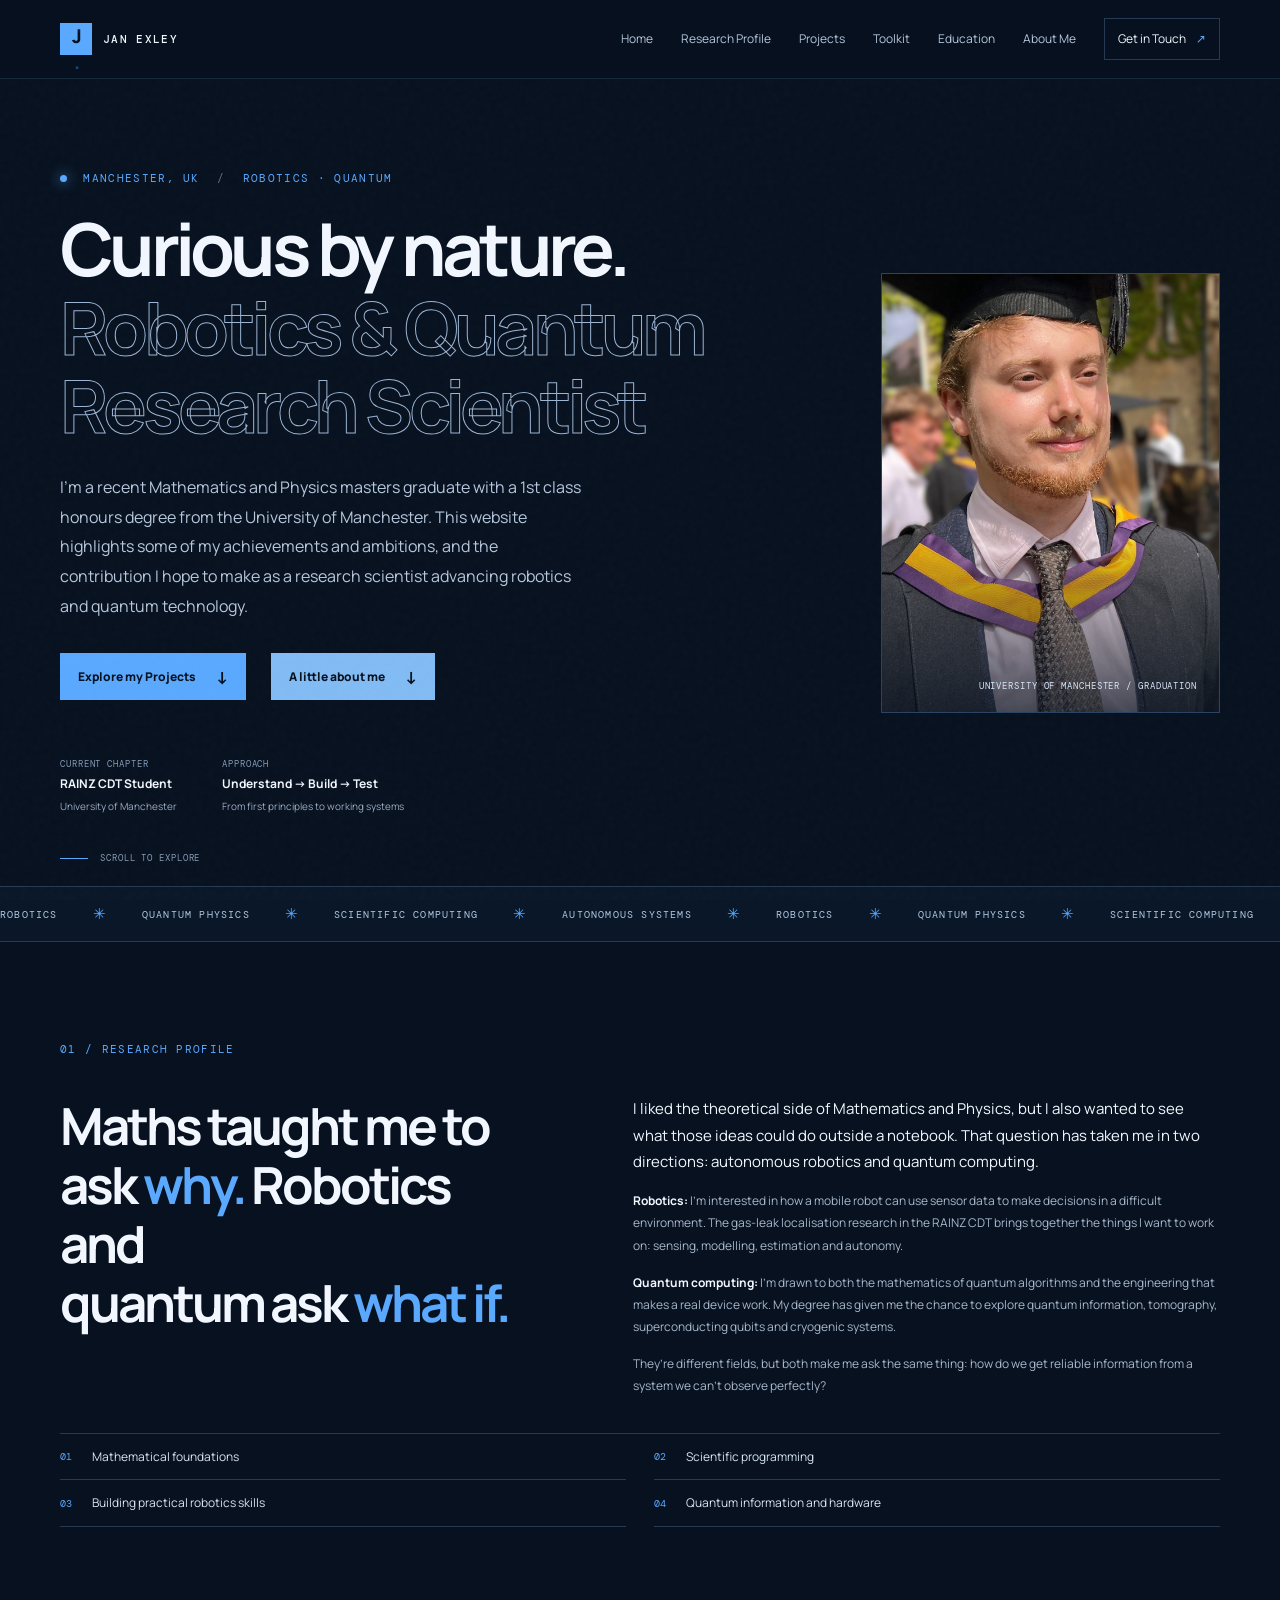
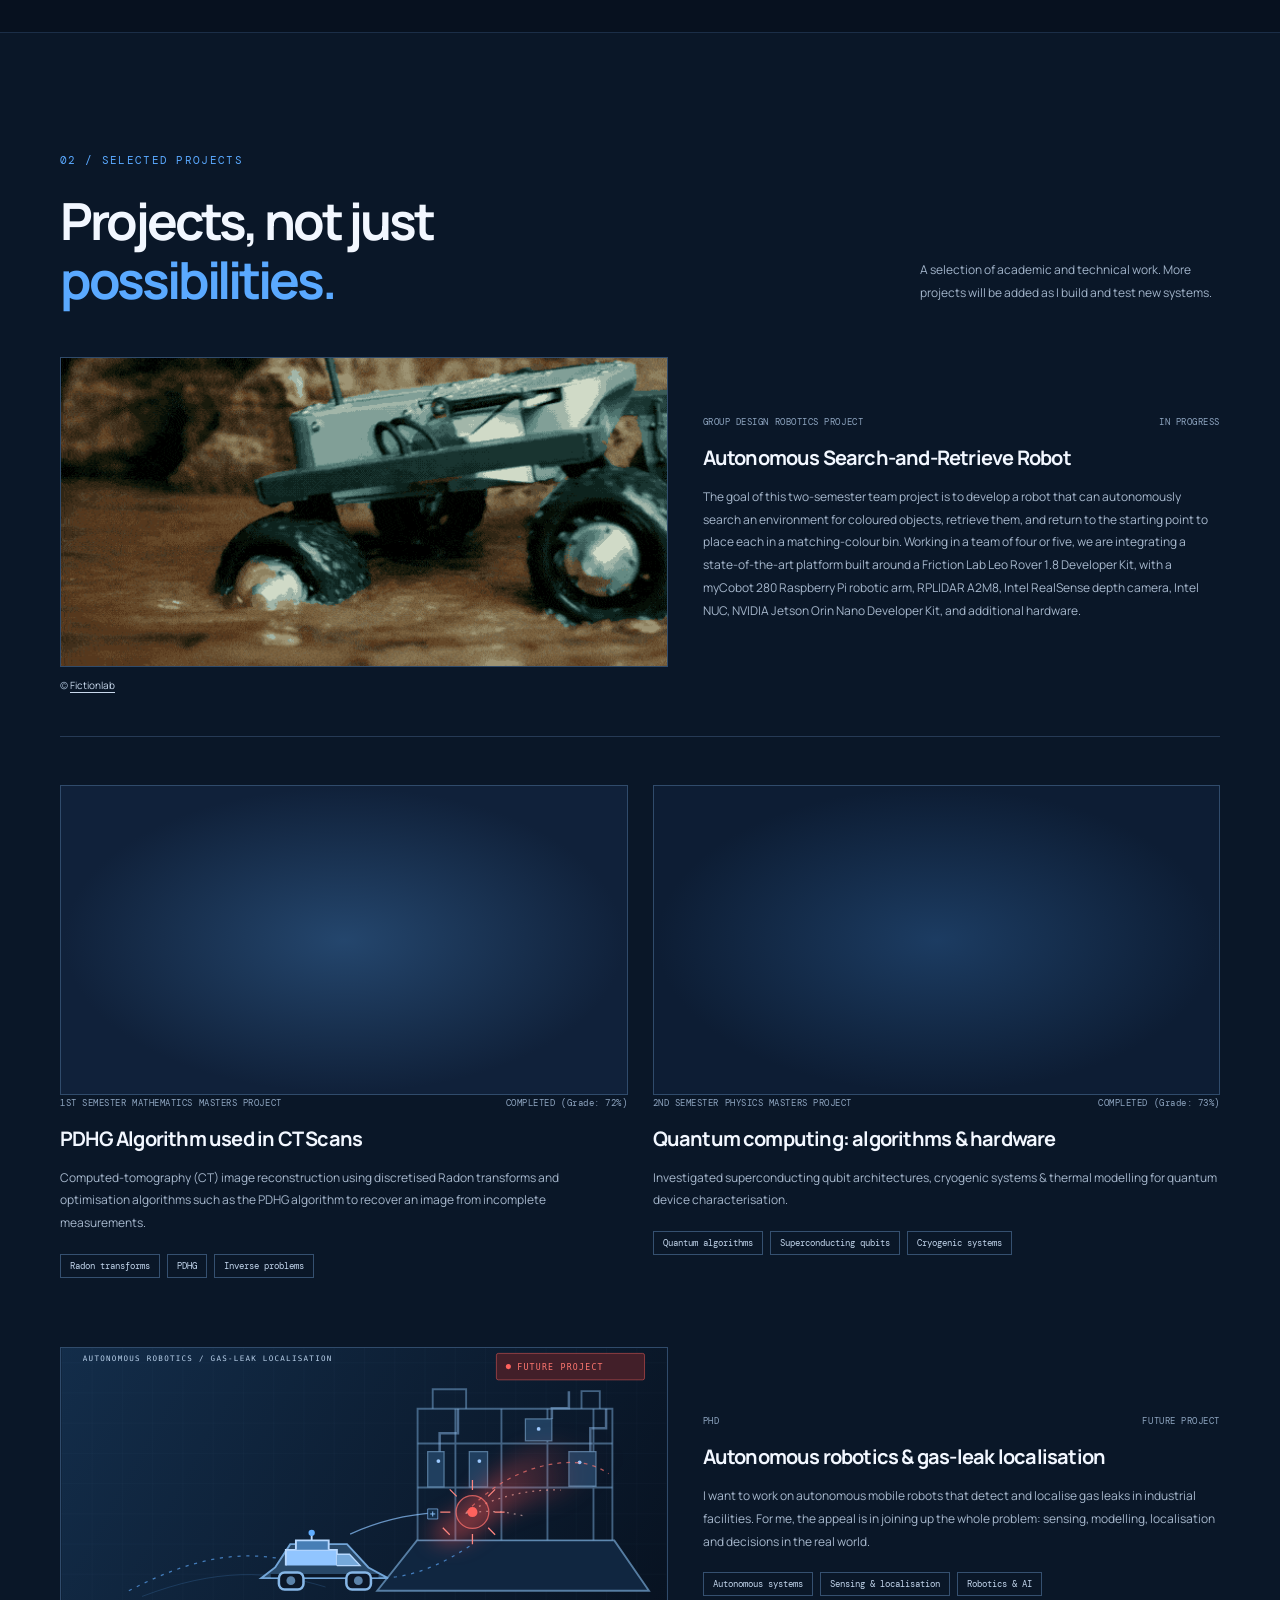
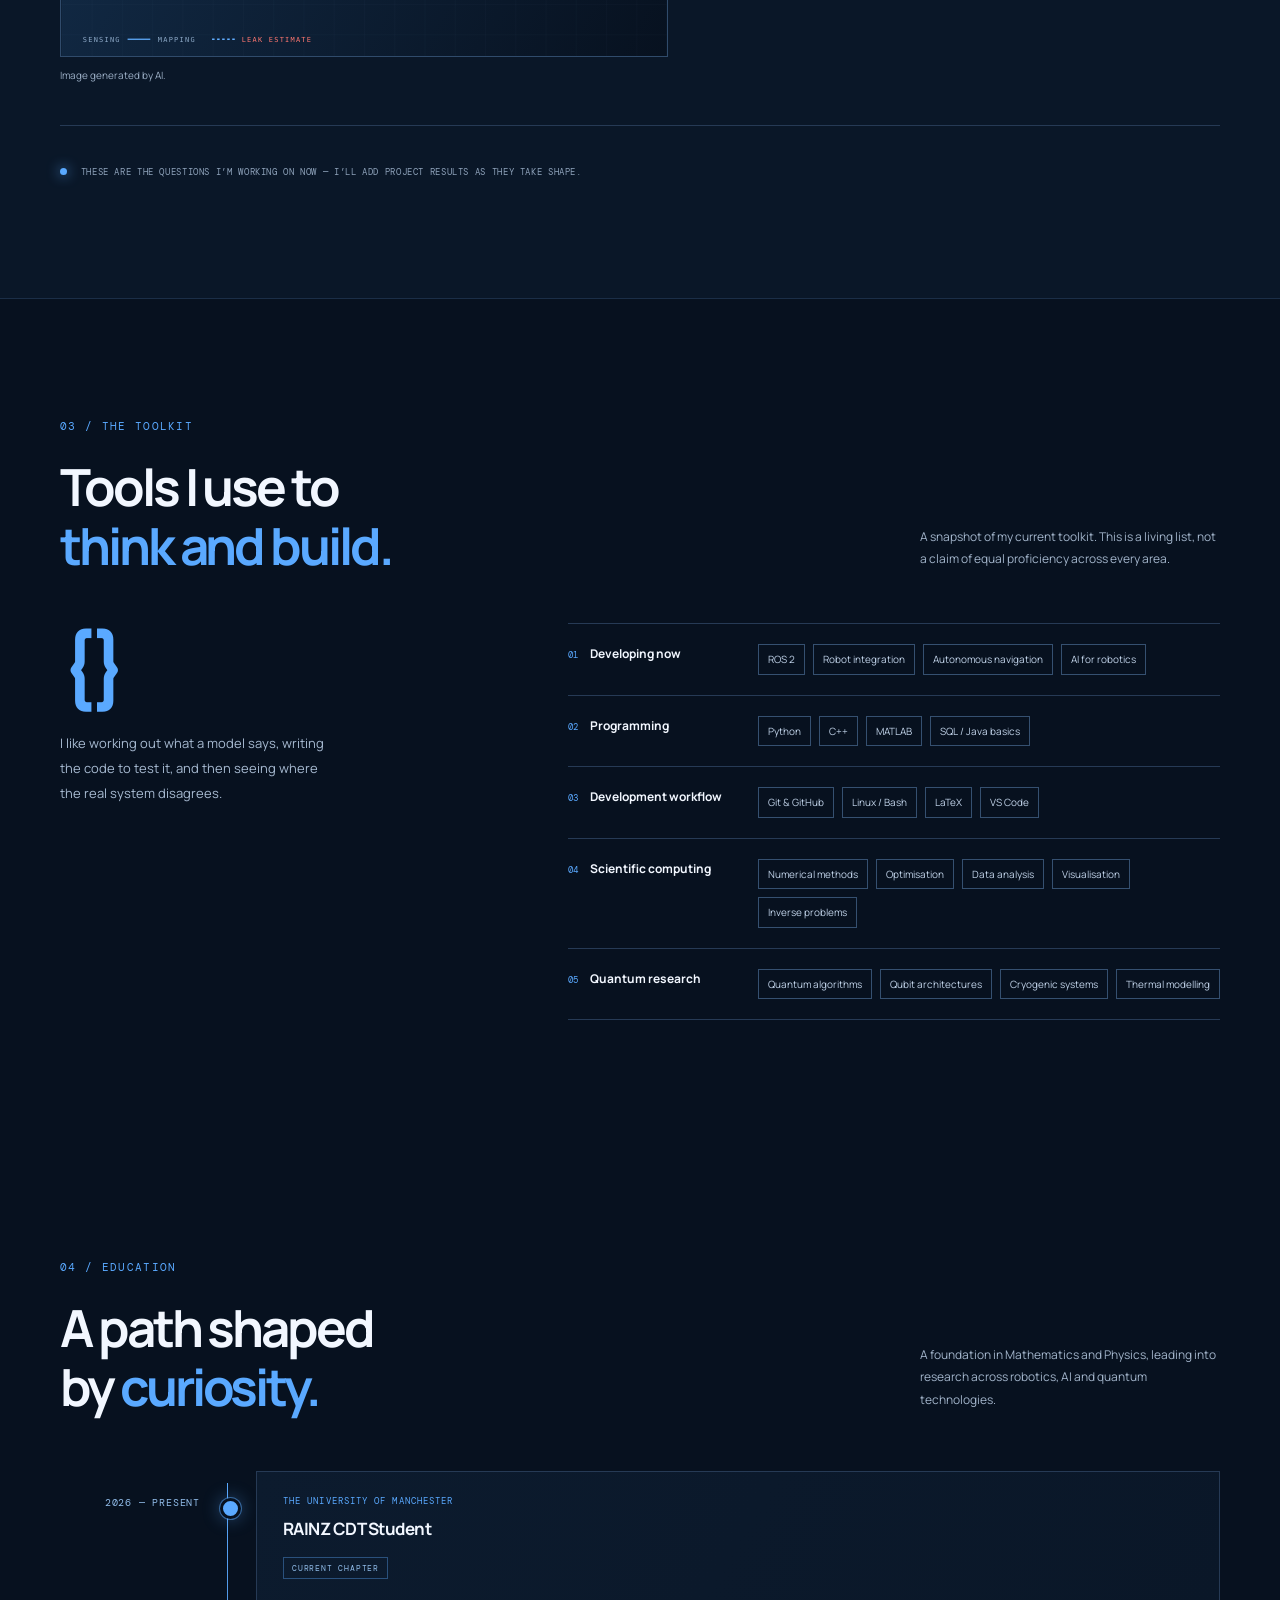
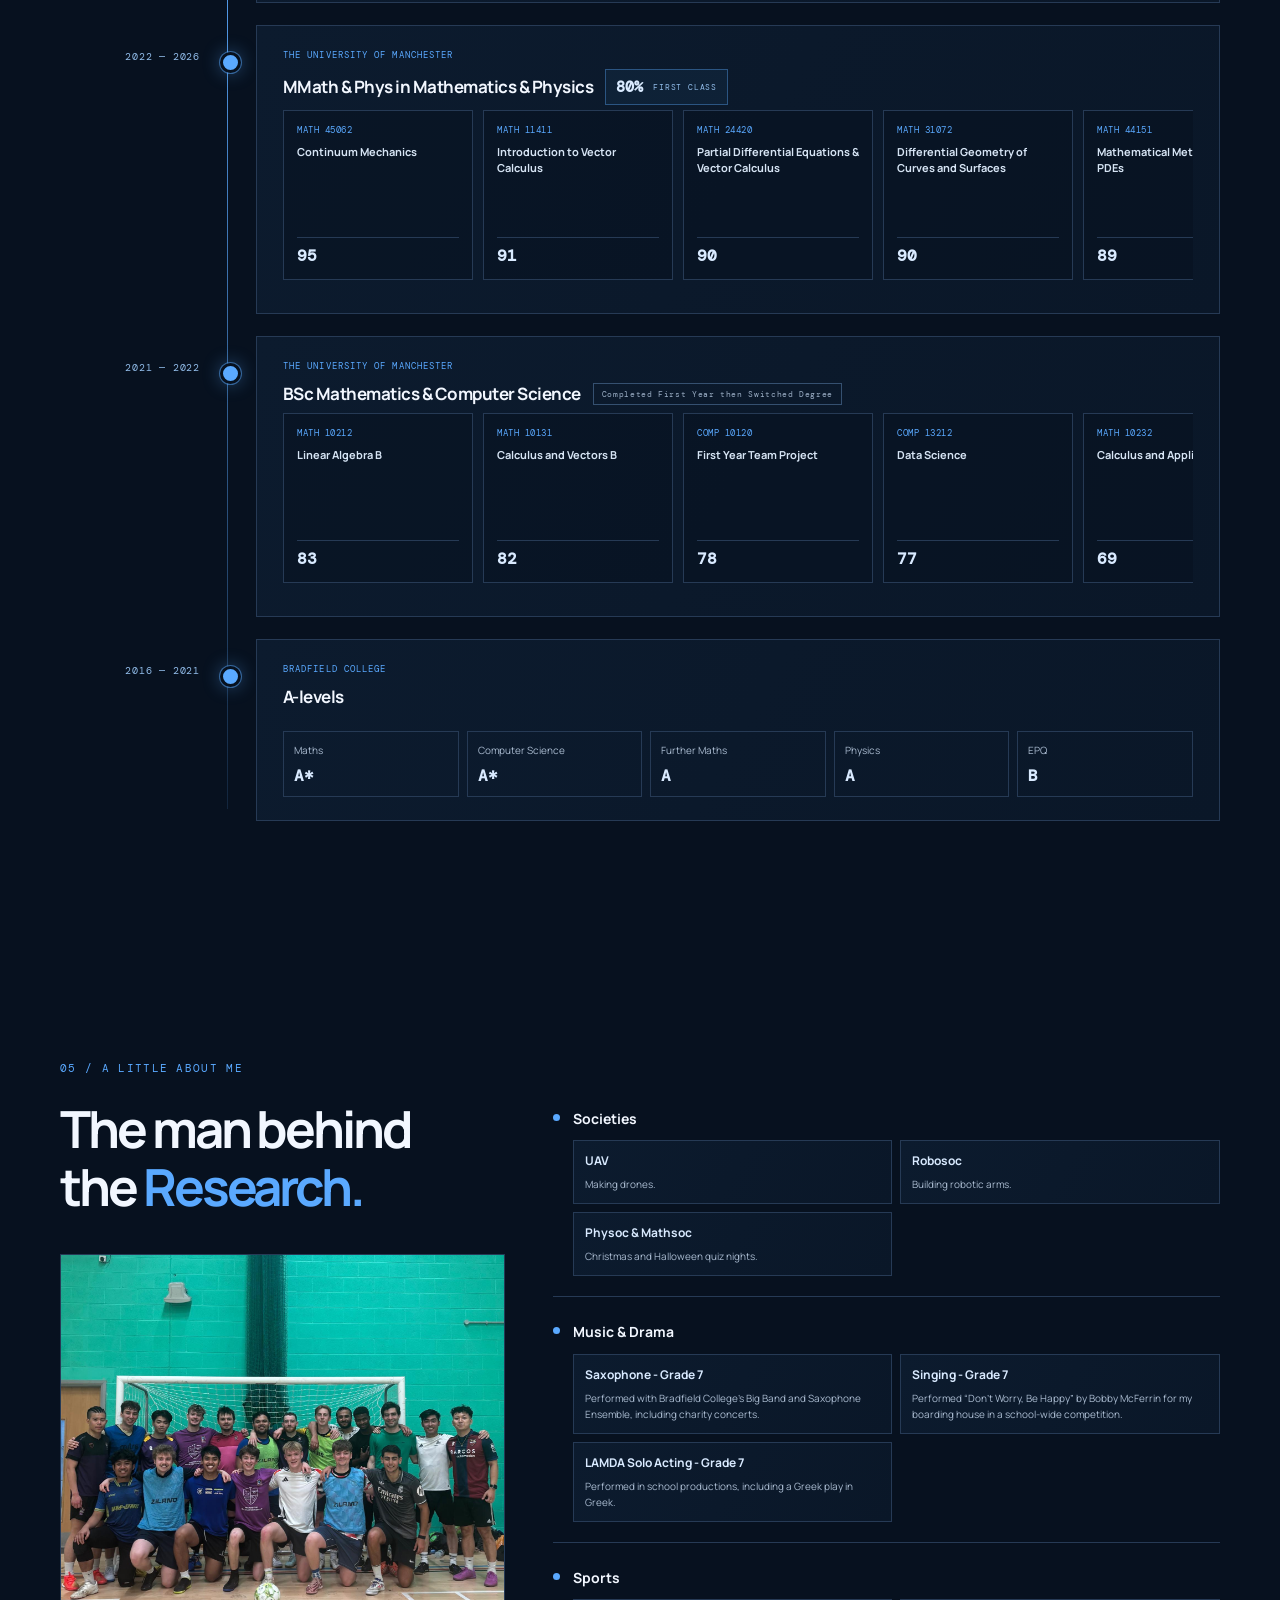
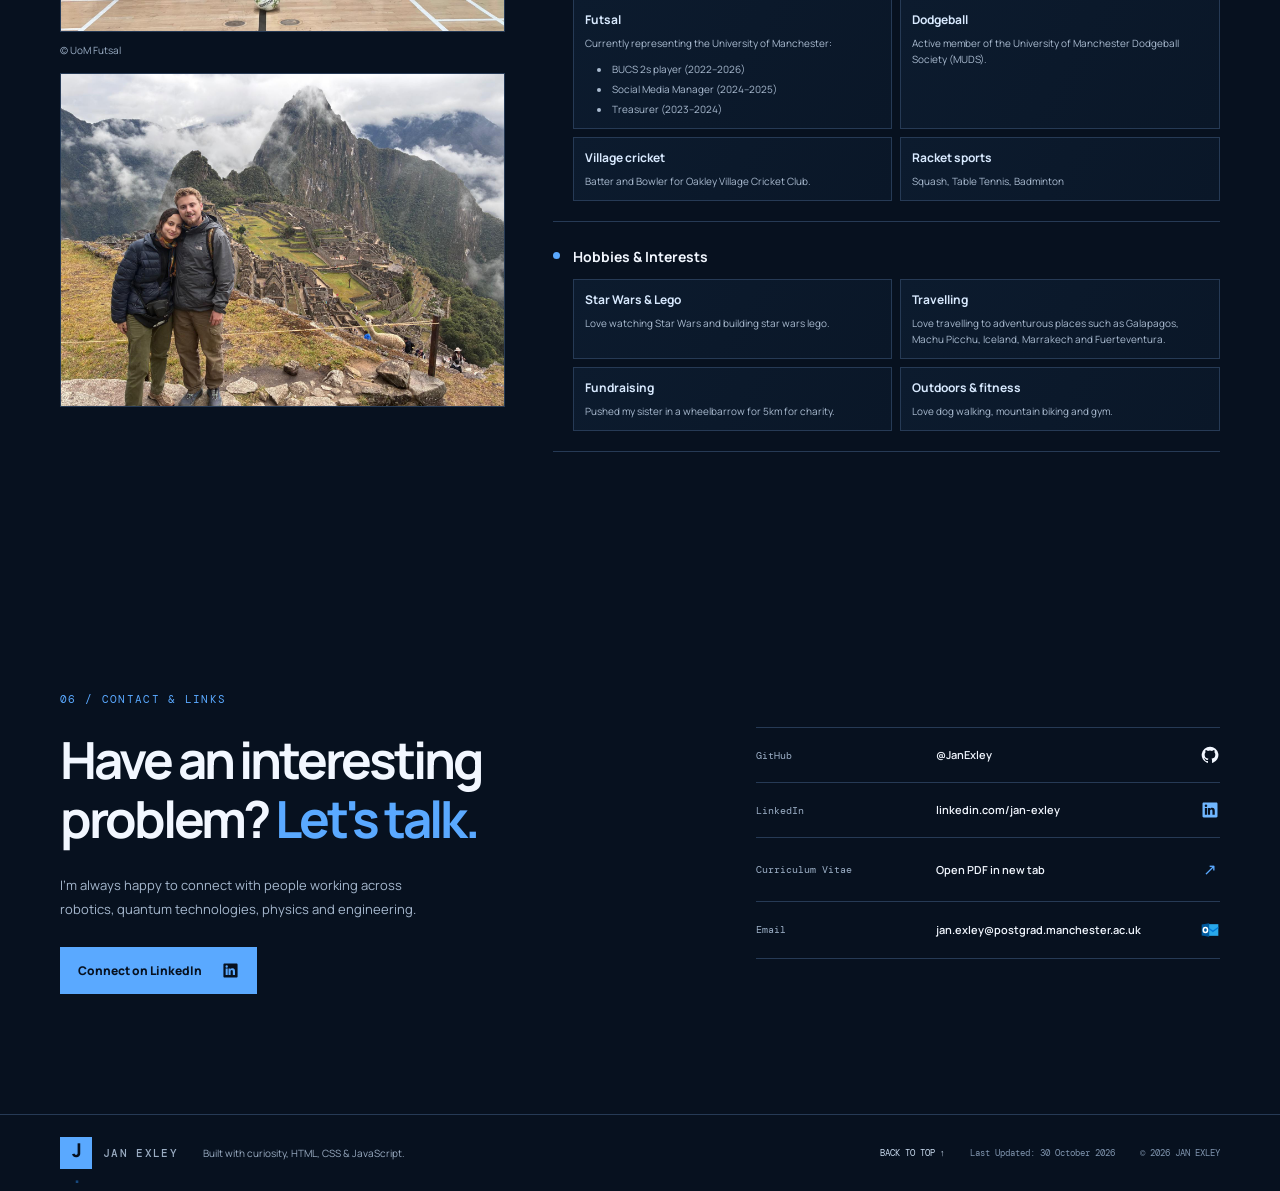
<file: index.html>
<!doctype html>
<html lang="en">
<head>
  <meta charset="utf-8">
  <meta name="viewport" content="width=device-width, initial-scale=1">
  <meta name="description" content="Jan Exley — Mathematics and Physics graduate, exploring autonomous robotics and quantum computing.">
  <meta name="theme-color" content="#07111f">
  <title>Jan Exley - Robotics & Quantum Computing</title>
  <link rel="preconnect" href="https://fonts.googleapis.com">
  <link rel="preconnect" href="https://fonts.gstatic.com" crossorigin>
  <link href="https://fonts.googleapis.com/css2?family=DM+Mono:wght@400;500&family=Manrope:wght@400;500;600;700;800&display=swap" rel="stylesheet">
  <link rel="stylesheet" href="style.css">
  <script>document.documentElement.classList.add('js');</script>
</head>
<body>
  <a class="skip-link" href="#main">Skip to content</a>
  <div class="noise" aria-hidden="true"></div>
  <header class="site-header">
    <a class="wordmark" href="#top" aria-label="Jan Exley home"><span class="mark">J<span>.</span></span><span>JAN EXLEY</span></a>
    <button class="menu-toggle" aria-expanded="false" aria-controls="site-nav" aria-label="Open navigation"><span></span><span></span></button>
    <nav id="site-nav" class="site-nav" aria-label="Main navigation">
      <a href="#top">Home</a>
      <a href="#interests">Research Profile</a>
      <a href="#work">Projects</a>
      <a href="#toolkit">Toolkit</a>
      <a href="#education">Education</a>
      <a href="#about">About Me</a>
      <a class="nav-contact" href="#contact">Get in Touch <span>↗</span></a>
    </nav>
  </header>

  <main id="main">
    <section class="hero section-wrap" id="top">
      <div class="hero-copy">
        <p class="eyebrow"><span class="status-dot"></span> MANCHESTER, UK <span class="eyebrow-sep">/</span> ROBOTICS · QUANTUM</p>
        <h1>Curious by nature.<br><span class="outline-text">Robotics &amp; Quantum<br>Research Scientist</span></h1>
        <p class="hero-intro">I’m a recent Mathematics and Physics masters graduate with a 1st class honours degree from the University of Manchester. This website highlights some of my achievements and ambitions, and the contribution I hope to make as a research scientist advancing robotics and quantum technology.</p>
        <div class="hero-actions">
          <a class="button button-primary" href="#work">Explore my Projects <span>↓</span></a>
          <a class="button button-secondary" href="#about">A little about me <span>↓</span></a>
        </div>
        <div class="hero-meta">
          <div><span class="meta-label">CURRENT CHAPTER</span><strong>RAINZ CDT Student</strong><span class="meta-note">University of Manchester</span></div>
          <div><span class="meta-label">APPROACH</span><strong>Understand → Build → Test</strong><span class="meta-note">From first principles to working systems</span></div>
        </div>
      </div>
      <figure class="hero-art">
        <img class="hero-photo" src="images/Uni_grad_blurred.jpeg" alt="Jan Exley at university graduation">
        <figcaption class="hero-photo-caption">UNIVERSITY OF MANCHESTER / GRADUATION</figcaption>
      </figure>
      <div class="scroll-cue"><span></span> SCROLL TO EXPLORE</div>
    </section>

    <section class="ticker" aria-label="Areas of interest">
      <div class="ticker-track"><span>ROBOTICS</span><i>✳</i><span>QUANTUM PHYSICS</span><i>✳</i><span>SCIENTIFIC COMPUTING</span><i>✳</i><span>AUTONOMOUS SYSTEMS</span><i>✳</i><span>ROBOTICS</span><i>✳</i><span>QUANTUM PHYSICS</span><i>✳</i><span>SCIENTIFIC COMPUTING</span><i>✳</i><span>AUTONOMOUS SYSTEMS</span><i>✳</i></div>
    </section>

    <section class="interests-band" id="interests">
      <div class="section-wrap interests-inner reveal">
        <p class="eyebrow">01 / RESEARCH PROFILE</p>
        <div class="research-profile-copy">
          <h2>Maths taught me to<br>ask <em>why.</em> Robotics and<br>quantum ask <em>what if.</em></h2>
          <div>
            <p class="research-profile-lead">I liked the theoretical side of Mathematics and Physics, but I also wanted to see what those ideas could do outside a notebook. That question has taken me in two directions: autonomous robotics and quantum computing.</p>
            <p><strong>Robotics:</strong> I’m interested in how a mobile robot can use sensor data to make decisions in a difficult environment. The gas-leak localisation research in the RAINZ CDT brings together the things I want to work on: sensing, modelling, estimation and autonomy.</p>
            <p><strong>Quantum computing:</strong> I’m drawn to both the mathematics of quantum algorithms and the engineering that makes a real device work. My degree has given me the chance to explore quantum information, tomography, superconducting qubits and cryogenic systems.</p>
            <p>They’re different fields, but both make me ask the same thing: how do we get reliable information from a system we can’t observe perfectly?</p>
          </div>
        </div>
        <div class="about-facts research-profile-facts">
          <div><span class="fact-number">01</span><span>Mathematical foundations</span></div>
          <div><span class="fact-number">02</span><span>Scientific programming</span></div>
          <div><span class="fact-number">03</span><span>Building practical robotics skills</span></div>
          <div><span class="fact-number">04</span><span>Quantum information and hardware</span></div>
        </div>
      </div>
    </section>

    <section class="section-wrap section-pad work-section" id="work">
      <div class="section-title-row reveal">
        <div><p class="eyebrow">02 / SELECTED PROJECTS</p><h2>Projects, not just<br><em>possibilities.</em></h2></div>
        <p class="section-aside">A selection of academic and technical work. More projects will be added as I build and test new systems.</p>
      </div>

      <div class="project-grid">
        <article class="project-card project-feature reveal">
          <div class="project-video-container">
            <div class="project-visual project-video">
              <img
                class="project-video-gif"
                src="videos/leo-rover-waterproof-all-terrain.gif"
                alt="Leo Rover driving through water"
                loading="eager">
            </div>
            <p class="video-credit">© <a href="https://fictionlab.pl/" target="_blank" rel="noopener noreferrer">Fictionlab</a></p>
          </div>
          <div class="project-info">
            <div class="project-meta"><span>GROUP DESIGN ROBOTICS PROJECT</span><span>IN PROGRESS</span></div>
            <h3>Autonomous Search-and-Retrieve Robot</h3>
            <p>The goal of this two-semester team project is to develop a robot that can autonomously search an environment for coloured objects, retrieve them, and return to the starting point to place each in a matching-colour bin. Working in a team of four or five, we are integrating a state-of-the-art platform built around a Friction Lab Leo Rover 1.8 Developer Kit, with a myCobot 280 Raspberry Pi robotic arm, RPLIDAR A2M8, Intel RealSense depth camera, Intel NUC, NVIDIA Jetson Orin Nano Developer Kit, and additional hardware.</p>
          </div>
        </article>

        <article class="project-card reveal">
          <a class="project-visual visual-tomography tomography-cover-link" href="documents/10897336_The_PDHG_Algorithm_used_in_CT.pdf" target="_blank" rel="noreferrer" aria-label="Open the MMath project PDF">
            <iframe class="tomography-cover" src="documents/10897336_The_PDHG_Algorithm_used_in_CT.pdf#page=8&amp;toolbar=0&amp;navpanes=0&amp;scrollbar=0&amp;zoom=70,0,198" title="Upper quarter of page 8 of the MMath project PDF, showing an image reconstruction" loading="lazy" tabindex="-1"></iframe>
          </a>
          <div class="project-info">
            <div class="project-meta"><span>1ST SEMESTER MATHEMATICS MASTERS PROJECT</span><span>COMPLETED (Grade: 72%)</span></div>
            <h3>PDHG Algorithm used in CT Scans</h3>
            <p>Computed-tomography (CT) image reconstruction using discretised Radon transforms and optimisation algorithms such as the PDHG algorithm to recover an image from incomplete measurements.</p>
            <div class="tag-row"><span>Radon transforms</span><span>PDHG</span><span>Inverse problems</span></div>
          </div>
        </article>

        <article class="project-card reveal">
          <a class="project-visual visual-quantum tomography-cover-link" href="documents/Jan_Exley_10897336-MPHYS_Project.pdf" target="_blank" rel="noreferrer" aria-label="Open the MPhys project PDF">
            <iframe class="tomography-cover" src="documents/Jan_Exley_10897336-MPHYS_Project.pdf#page=15&amp;toolbar=0&amp;navpanes=0&amp;scrollbar=0&amp;zoom=60" title="Page 15 of the MPhys project PDF" loading="lazy" tabindex="-1"></iframe>
          </a>
          <div class="project-info">
            <div class="project-meta"><span>2ND SEMESTER PHYSICS MASTERS PROJECT</span><span>COMPLETED (Grade: 73%)</span></div>
            <h3>Quantum computing: algorithms &amp; hardware</h3>
            <p>Investigated superconducting qubit architectures, cryogenic systems &amp; thermal modelling for quantum device characterisation.</p>
            <div class="tag-row"><span>Quantum algorithms</span><span>Superconducting qubits</span><span>Cryogenic systems</span></div>
          </div>
        </article>

        <article class="project-card project-feature reveal">
          <div class="phd-infographic-container">
            <div class="project-visual phd-infographic">
              <img src="images/gas-leak-localisation.svg" alt="Illustration of an autonomous rover detecting a gas leak in an industrial facility, labelled Future Project">
            </div>
            <p class="image-credit">Image generated by AI.</p>
          </div>
          <div class="project-info">
            <div class="project-meta"><span>PHD</span><span>FUTURE PROJECT</span></div>
            <h3>Autonomous robotics &amp; gas-leak localisation</h3>
            <p>I want to work on autonomous mobile robots that detect and localise gas leaks in industrial facilities. For me, the appeal is in joining up the whole problem: sensing, modelling, localisation and decisions in the real world.</p>
            <div class="tag-row"><span>Autonomous systems</span><span>Sensing &amp; localisation</span><span>Robotics &amp; AI</span></div>
          </div>
        </article>
      </div>
      <p class="under-grid-note"><span class="status-dot"></span> THESE ARE THE QUESTIONS I’M WORKING ON NOW — I’LL ADD PROJECT RESULTS AS THEY TAKE SHAPE.</p>
    </section>

    <section class="section-wrap section-pad toolkit-section" id="toolkit">
      <div class="section-title-row reveal">
        <div><p class="eyebrow">03 / THE TOOLKIT</p><h2>Tools I use to<br><em>think and build.</em></h2></div>
        <p class="section-aside">A snapshot of my current toolkit. This is a living list, not a claim of equal proficiency across every area.</p>
      </div>
      <div class="toolkit-layout">
        <div class="toolkit-intro reveal"><span class="big-bracket">{ }</span><p>I like working out what a model says, writing the code to test it, and then seeing where the real system disagrees.</p></div>
        <div class="skill-groups">
          <div class="skill-group reveal"><div class="skill-head"><span>01</span><h3>Developing now</h3></div><div class="skill-list"><span>ROS 2</span><span>Robot integration</span><span>Autonomous navigation</span><span>AI for robotics</span></div></div>
          <div class="skill-group reveal"><div class="skill-head"><span>02</span><h3>Programming</h3></div><div class="skill-list"><span>Python</span><span>C++</span><span>MATLAB</span><span>SQL / Java basics</span></div></div>
          <div class="skill-group reveal"><div class="skill-head"><span>03</span><h3>Development workflow</h3></div><div class="skill-list"><span>Git & GitHub</span><span>Linux / Bash</span><span>LaTeX</span><span>VS Code</span></div></div>
          <div class="skill-group reveal"><div class="skill-head"><span>04</span><h3>Scientific computing</h3></div><div class="skill-list"><span>Numerical methods</span><span>Optimisation</span><span>Data analysis</span><span>Visualisation</span><span>Inverse problems</span></div></div>
          <div class="skill-group reveal"><div class="skill-head"><span>05</span><h3>Quantum research</h3></div><div class="skill-list"><span>Quantum algorithms</span><span>Qubit architectures</span><span>Cryogenic systems</span><span>Thermal modelling</span></div></div>
        </div>
      </div>
    </section>

    <section class="section-wrap section-pad education-section" id="education">
      <div class="section-title-row reveal">
        <div>
          <p class="eyebrow">04 / EDUCATION</p>
          <h2>A path shaped<br>by <em>curiosity.</em></h2>
        </div>
        <p class="section-aside">A foundation in Mathematics and Physics, leading into research across robotics, AI and quantum technologies.</p>
      </div>
      <ol class="education-timeline" aria-label="Education history">
        <li class="education-item education-item-current reveal">
          <span class="education-date">2026 — PRESENT</span>
          <article class="education-card">
            <p class="education-institution">THE UNIVERSITY OF MANCHESTER</p>
            <h3>RAINZ CDT Student</h3>
            <span class="education-current">CURRENT CHAPTER</span>
          </article>
        </li>
        <li class="education-item reveal">
          <span class="education-date">2022 — 2026</span>
          <article class="education-card">
            <p class="education-institution">THE UNIVERSITY OF MANCHESTER</p>
            <div class="education-course-row education-degree-row">
              <h3>MMath &amp; Phys in Mathematics &amp; Physics</h3>
              <div class="education-result">
                <strong>80%</strong>
                <span>FIRST CLASS</span>
              </div>
            </div>
            <div class="transcript-scroll" tabindex="0" aria-label="Scroll horizontally through Mathematics and Physics course units and grades">
              <ul class="transcript-list">
                <li><span class="transcript-code">MATH 45062</span><h4>Continuum Mechanics</h4><strong class="transcript-grade">95</strong></li>
                <li><span class="transcript-code">MATH 11411</span><h4>Introduction to Vector Calculus</h4><strong class="transcript-grade">91</strong></li>
                <li><span class="transcript-code">MATH 24420</span><h4>Partial Differential Equations &amp; Vector Calculus</h4><strong class="transcript-grade">90</strong></li>
                <li><span class="transcript-code">MATH 31072</span><h4>Differential Geometry of Curves and Surfaces</h4><strong class="transcript-grade">90</strong></li>
                <li><span class="transcript-code">MATH 44151</span><h4>Mathematical Methods for PDEs</h4><strong class="transcript-grade">89</strong></li>
                <li><span class="transcript-code">MATH 45032</span><h4>Stability Theory</h4><strong class="transcript-grade">89</strong></li>
                <li><span class="transcript-code">PHYS 30121</span><h4>Introduction to Nuclear and Particle Physics</h4><strong class="transcript-grade">87</strong></li>
                <li><span class="transcript-code">MATH 29141</span><h4>2P1: Complex Analysis</h4><strong class="transcript-grade">86</strong></li>
                <li><span class="transcript-code">PHYS 30762</span><h4>Object-Oriented Programming in C++</h4><strong class="transcript-grade">86</strong></li>
                <li><span class="transcript-code">MATH 11022</span><h4>Linear Algebra</h4><strong class="transcript-grade">85</strong></li>
                <li><span class="transcript-code">PHYS 30441</span><h4>Electrodynamics (M)</h4><strong class="transcript-grade">85</strong></li>
                <li><span class="transcript-code">PHYS 30401</span><h4>Quantum Information and Computation</h4><strong class="transcript-grade">85</strong></li>
                <li><span class="transcript-code">MATH 11412</span><h4>Introduction to Ordinary Differential Equations</h4><strong class="transcript-grade">84</strong></li>
                <li><span class="transcript-code">MATH 35041</span><h4>Methods of Applied Mathematics</h4><strong class="transcript-grade">84</strong></li>
                <li><span class="transcript-code">PHYS 20312</span><h4>Wave Optics</h4><strong class="transcript-grade">83</strong></li>
                <li><span class="transcript-code">MATH 35020</span><h4>Elasticity and Viscous Fluid Dynamics</h4><strong class="transcript-grade">82</strong></li>
                <li><span class="transcript-code">MATH 11121</span><h4>Mathematical Foundation &amp; Analysis</h4><strong class="transcript-grade">81</strong></li>
                <li><span class="transcript-code">PHYS 20101</span><h4>Introduction to Quantum Mechanics</h4><strong class="transcript-grade">80</strong></li>
                <li><span class="transcript-code">PHYS 40202</span><h4>Advanced Quantum Mechanics</h4><strong class="transcript-grade">80</strong></li>
                <li><span class="transcript-code">PHYS 40771</span><h4>Gravitation (M,A)</h4><strong class="transcript-grade">80</strong></li>
                <li><span class="transcript-code">PHYS 30201</span><h4>Mathematical Fundamentals of Quantum Mechanics</h4><strong class="transcript-grade">77</strong></li>
                <li><span class="transcript-code">PHYS 10342</span><h4>Electricity &amp; Magnetism</h4><strong class="transcript-grade">75</strong></li>
                <li><span class="transcript-code">MATH 24412</span><h4>Fluid Mechanics</h4><strong class="transcript-grade">75</strong></li>
                <li><span class="transcript-code">PHYS 20252</span><h4>Fundamentals of Solid State Physics</h4><strong class="transcript-grade">74</strong></li>
                <li><span class="transcript-code">PHYS 40182</span><h4>MPhys Project</h4><strong class="transcript-grade">73</strong></li>
                <li><span class="transcript-code">PHYS 40682</span><h4>Gauge Theories (M)</h4><strong class="transcript-grade">73</strong></li>
                <li><span class="transcript-code">PHYS 10302</span><h4>Vibrations &amp; Waves</h4><strong class="transcript-grade">73</strong></li>
                <li><span class="transcript-code">PHYS 20352</span><h4>Statistical Mechanics</h4><strong class="transcript-grade">73</strong></li>
                <li><span class="transcript-code">PHYS 10280</span><h4>Year 1 Lab Work (One Semester)</h4><strong class="transcript-grade">72</strong></li>
                <li><span class="transcript-code">PHYS 20280</span><h4>Year 2 Lab Work (One Semester)</h4><strong class="transcript-grade">72</strong></li>
                <li><span class="transcript-code">MATH 40011</span><h4>Project (Semester 1)</h4><strong class="transcript-grade">72</strong></li>
                <li><span class="transcript-code">PHYS 10101</span><h4>Dynamics</h4><strong class="transcript-grade">70</strong></li>
                <li><span class="transcript-code">PHYS 20161</span><h4>Introduction to Programming for Physicists</h4><strong class="transcript-grade">68</strong></li>
                <li><span class="transcript-code">PHYS 40481</span><h4>Quantum Field Theory (M)</h4><strong class="transcript-grade">68</strong></li>
                <li><span class="transcript-code">PHYS 10352</span><h4>Properties of Matter</h4><strong class="transcript-grade">64</strong></li>
                <li><span class="transcript-code">PHYS 30302</span><h4>General Physics Skills</h4><strong class="transcript-grade">64</strong></li>
                <li><span class="transcript-code">MATH 21111</span><h4>Metric Spaces</h4><strong class="transcript-grade">63</strong></li>
                <li><span class="transcript-code">PHYS 10121</span><h4>Quantum Physics and Relativity</h4><strong class="transcript-grade">62</strong></li>
                <li><span class="transcript-code">MATH 31061</span><h4>Analysis and Geometry in Affine Space</h4><strong class="transcript-grade">62</strong></li>
                <li><span class="transcript-code">PHYS 20141</span><h4>Electromagnetism</h4><strong class="transcript-grade">58</strong><span class="transcript-note">Excluded from GPA due to illness</span></li>
              </ul>
            </div>
          </article>
        </li>
        <li class="education-item reveal">
          <span class="education-date">2021 — 2022</span>
          <article class="education-card">
            <p class="education-institution">THE UNIVERSITY OF MANCHESTER</p>
            <div class="education-course-row">
              <h3>BSc Mathematics &amp; Computer Science</h3>
              <span class="education-changed">Completed First Year then Switched Degree</span>
            </div>
            <div class="transcript-scroll" tabindex="0" aria-label="Scroll horizontally through BSc course units and grades">
              <ul class="transcript-list">
                <li><span class="transcript-code">MATH 10212</span><h4>Linear Algebra B</h4><strong class="transcript-grade">83</strong></li>
                <li><span class="transcript-code">MATH 10131</span><h4>Calculus and Vectors B</h4><strong class="transcript-grade">82</strong></li>
                <li><span class="transcript-code">COMP 10120</span><h4>First Year Team Project</h4><strong class="transcript-grade">78</strong></li>
                <li><span class="transcript-code">COMP 13212</span><h4>Data Science</h4><strong class="transcript-grade">77</strong></li>
                <li><span class="transcript-code">MATH 10232</span><h4>Calculus and Applications B</h4><strong class="transcript-grade">69</strong></li>
                <li><span class="transcript-code">COMP 16321</span><h4>Introduction to Programming 1</h4><strong class="transcript-grade">65</strong></li>
                <li><span class="transcript-code">MATH 10111</span><h4>Foundations of Pure Mathematics B</h4><strong class="transcript-grade">25</strong></li>
                <li><span class="transcript-code">COMP 16412</span><h4>Introduction to Programming 2</h4><strong class="transcript-grade">24</strong></li>
              </ul>
            </div>
          </article>
        </li>
        <li class="education-item reveal">
          <span class="education-date">2016 — 2021</span>
          <article class="education-card">
            <p class="education-institution">BRADFIELD COLLEGE</p>
            <h3>A-levels</h3>
            <ul class="grade-list" aria-label="A-level and EPQ results">
              <li><span>Maths</span><strong>A*</strong></li>
              <li><span>Computer Science</span><strong>A*</strong></li>
              <li><span>Further Maths</span><strong>A</strong></li>
              <li><span>Physics</span><strong>A</strong></li>
              <li><span>EPQ</span><strong>B</strong></li>
            </ul>
          </article>
        </li>
      </ol>
    </section>

    <section class="section-wrap section-pad about-section" id="about">
      <div class="section-heading reveal">
        <p class="eyebrow">05 / A LITTLE ABOUT ME</p>
        <h2>The man behind<br>the <em>Research.</em></h2>
        <img class="profile-photo" src="images/futsal.jpeg" alt="Jan playing futsal">
        <p class="image-credit">© <a href="https://www.instagram.com/uom_futsal/" target="_blank" rel="noopener noreferrer">UoM Futsal</a></p>
        <img class="profile-photo machu-photo" src="images/Machu_Picchu_landscape.jpeg" alt="Machu Picchu in Peru">
      </div>
      <div class="about-copy reveal">
        <ul class="about-highlights">
          <li>
            <h3>Societies</h3>
            <ul class="about-detail-grid">
              <li><strong>UAV</strong><span>Making drones.</span></li>
              <li class="society-robotics"><strong>Robosoc</strong><span>Building robotic arms.</span></li>
              <li><strong>Physoc &amp; Mathsoc</strong><span>Christmas and Halloween quiz nights.</span></li>
            </ul>
          </li>
          <li>
            <h3>Music &amp; Drama</h3>
            <ul class="about-detail-grid">
              <li><strong>Saxophone - Grade 7</strong><span>Performed with Bradfield College’s Big Band and Saxophone Ensemble, including charity concerts.</span></li>
              <li><strong>Singing - Grade 7</strong><span>Performed “Don’t Worry, Be Happy” by Bobby McFerrin for my boarding house in a school-wide competition.</span></li>
              <li><strong>LAMDA Solo Acting - Grade 7</strong><span>Performed in school productions, including a Greek play in Greek.</span></li>
            </ul>
          </li>
          <li>
            <h3>Sports</h3>
            <ul class="about-detail-grid">
              <li class="sports-futsal">
                <strong>Futsal</strong>
                <span>Currently representing the University of Manchester:</span>
                <ul class="futsal-roles">
                  <li>BUCS 2s player (2022–2026)</li>
                  <li>Social Media Manager (2024–2025)</li>
                  <li>Treasurer (2023–2024)</li>
                </ul>
              </li>
              <li><strong>Dodgeball</strong><span>Active member of the University of Manchester Dodgeball Society (MUDS).</span></li>
              <li><strong>Village cricket</strong><span>Batter and Bowler for Oakley Village Cricket Club.</span></li>
              <li><strong>Racket sports</strong><span>Squash, Table Tennis, Badminton</span></li>
            </ul>
          </li>
          <li>
            <h3>Hobbies &amp; Interests</h3>
            <ul class="about-detail-grid">
              <li><strong>Star Wars &amp; Lego</strong><span>Love watching Star Wars and building star wars lego.</span></li>
              <li><strong>Travelling</strong><span>Love travelling to adventurous places such as Galapagos, Machu Picchu, Iceland, Marrakech and Fuerteventura.</span></li>
              <li><strong>Fundraising</strong><span>Pushed my sister in a wheelbarrow for 5km for charity.</span></li>
              <li><strong>Outdoors &amp; fitness</strong><span>Love dog walking, mountain biking and gym.</span></li>
            </ul>
          </li>
        </ul>
      </div>
    </section>

    <section class="section-wrap section-pad contact-section" id="contact">
      <div class="contact-main reveal">
        <p class="eyebrow">06 / CONTACT & LINKS</p>
        <h2>Have an interesting<br>problem? <em>Let's talk.</em></h2>
        <p>I'm always happy to connect with people working across robotics, quantum technologies, physics and engineering.</p>
        <a class="button button-primary" href="https://www.linkedin.com/in/jan-exley" target="_blank" rel="noreferrer">
          Connect on LinkedIn
          <span class="contact-icon linkedin-icon" aria-hidden="true">
            <svg viewBox="0 0 24 24" focusable="false"><path d="M20.45 2H3.55C2.69 2 2 2.68 2 3.52v16.96c0 .84.69 1.52 1.55 1.52h16.9c.86 0 1.55-.68 1.55-1.52V3.52c0-.84-.69-1.52-1.55-1.52ZM8.1 18.2H5.16V9.25H8.1v8.95ZM6.63 8.03a1.7 1.7 0 1 1 0-3.4 1.7 1.7 0 0 1 0 3.4Zm11.57 10.17h-2.94v-4.35c0-1.04-.02-2.38-1.45-2.38-1.45 0-1.67 1.13-1.67 2.3v4.43H9.2V9.25h2.82v1.22h.04c.39-.74 1.35-1.52 2.78-1.52 2.97 0 3.52 1.95 3.52 4.49v4.76Z"/></svg>
          </span>
        </a>
      </div>
      <div class="contact-links reveal">
        <a href="https://github.com/JanExley" target="_blank" rel="noreferrer"><span>GitHub</span><strong>@JanExley</strong><span class="external contact-icon github-icon" aria-hidden="true"><svg viewBox="0 0 24 24" focusable="false"><path d="M12 .9a11.1 11.1 0 0 0-3.51 21.63c.56.1.76-.24.76-.54v-2.08c-3.1.67-3.76-1.32-3.76-1.32-.5-1.29-1.24-1.63-1.24-1.63-1.02-.7.08-.69.08-.69 1.12.08 1.7 1.15 1.7 1.15 1 1.7 2.61 1.21 3.25.93.1-.72.39-1.21.71-1.49-2.48-.28-5.09-1.24-5.09-5.52 0-1.22.44-2.22 1.15-3-.12-.28-.5-1.42.11-2.96 0 0 .94-.3 3.05 1.15a10.62 10.62 0 0 1 5.55 0c2.12-1.45 3.05-1.15 3.05-1.15.61 1.54.23 2.68.11 2.96.72.78 1.15 1.78 1.15 3 0 4.3-2.62 5.24-5.11 5.52.4.35.76 1.03.76 2.08v3.1c0 .3.2.65.77.54A11.1 11.1 0 0 0 12 .9Z"/></svg></span></a>
        <a href="https://www.linkedin.com/in/jan-exley" target="_blank" rel="noreferrer"><span>LinkedIn</span><strong>linkedin.com/jan-exley</strong><span class="external contact-icon linkedin-icon" aria-hidden="true"><svg viewBox="0 0 24 24" focusable="false"><path d="M20.45 2H3.55C2.69 2 2 2.68 2 3.52v16.96c0 .84.69 1.52 1.55 1.52h16.9c.86 0 1.55-.68 1.55-1.52V3.52c0-.84-.69-1.52-1.55-1.52ZM8.1 18.2H5.16V9.25H8.1v8.95ZM6.63 8.03a1.7 1.7 0 1 1 0-3.4 1.7 1.7 0 0 1 0 3.4Zm11.57 10.17h-2.94v-4.35c0-1.04-.02-2.38-1.45-2.38-1.45 0-1.67 1.13-1.67 2.3v4.43H9.2V9.25h2.82v1.22h.04c.39-.74 1.35-1.52 2.78-1.52 2.97 0 3.52 1.95 3.52 4.49v4.76Z"/></svg></span></a>
        <a href="documents/Jan_Exley_CV.pdf" target="_blank" rel="noopener noreferrer"><span>Curriculum Vitae</span><strong>Open PDF in new tab</strong><span class="external">↗</span></a>
        <a href="https://outlook.office.com/mail/deeplink/compose?to=jan.exley%40postgrad.manchester.ac.uk" target="_blank" rel="noopener noreferrer"><span>Email</span><strong>jan.exley@postgrad.manchester.ac.uk</strong><span class="external contact-icon outlook-icon" aria-hidden="true"><svg viewBox="0 0 24 24" focusable="false"><path fill="#28a8ea" d="M9 5h13v14H9z"/><path fill="#0078d4" d="m9 8 6.5 4.7L22 8v2l-6.5 4.7L9 10z"/><path fill="#005a9e" d="M2 5.5 11 4v16l-9-1.5z"/><path fill="#fff" fill-rule="evenodd" d="M6.5 8a3.5 4 0 1 0 0 8 3.5 4 0 0 0 0-8Zm0 1.8a1.65 2.2 0 1 1 0 4.4 1.65 2.2 0 0 1 0-4.4Z"/></svg></span></a>
      </div>
    </section>
  </main>

  <footer class="site-footer">
    <a class="wordmark" href="#top"><span class="mark">J<span>.</span></span><span>JAN EXLEY</span></a>
    <p>Built with curiosity, HTML, CSS & JavaScript.</p>
    <a href="#top" class="back-top">BACK TO TOP ↑</a>
    <span class="last-updated">Last Updated: <time id="last-updated" datetime="2026-10-29T17:59:58Z">29 October 2026</time></span>
    <span class="copyright">© <span id="year">2026</span> JAN EXLEY</span>
  </footer>
  <script src="script.js"></script>
</body>
</html>
</file>
<file: style.css>
/* Jan Exley portfolio — edit this file to customise the visual design. */
:root {
  --bg: #07111f;
  --panel: #0c1b2e;
  --panel-light: #132843;
  --text: #f2f7ff;
  --muted: #a5b6cc;
  --line: #263a55;
  --accent: #5aa9ff;
  --accent-2: #435bff;
  --mono: "DM Mono", monospace;
  --sans: "Manrope", system-ui, sans-serif;
  --wrap: 1160px;
}
* { box-sizing: border-box; }
html { scroll-behavior: smooth; scroll-padding-top: 92px; }
body { margin: 0; background: var(--bg); color: var(--text); font-family: var(--sans); line-height: 1.65; overflow-x: hidden; }
a { color: inherit; text-decoration: none; }
button { font: inherit; }
::selection { background: var(--accent); color: var(--bg); }
.noise { position: fixed; inset: 0; z-index: 10; pointer-events: none; opacity: .035; background-image: url("data:image/svg+xml,%3Csvg viewBox='0 0 180 180' xmlns='http://www.w3.org/2000/svg'%3E%3Cfilter id='n'%3E%3CfeTurbulence type='fractalNoise' baseFrequency='.85' numOctaves='3' stitchTiles='stitch'/%3E%3C/filter%3E%3Crect width='100%25' height='100%25' filter='url(%23n)' opacity='.7'/%3E%3C/svg%3E"); }
.skip-link { position: absolute; top: -100px; left: 12px; z-index: 100; background: var(--accent); color: var(--bg); padding: 10px 14px; }
.skip-link:focus { top: 12px; }
.section-wrap { width: min(var(--wrap), calc(100% - 64px)); margin-inline: auto; }
.site-header { position: sticky; top: 0; z-index: 20; display: flex; align-items: center; justify-content: space-between; width: 100%; padding: 18px max(32px, calc((100vw - var(--wrap))/2)); border-bottom: 1px solid #9bcaff20; background: #07111fe8; backdrop-filter: blur(16px); }
.wordmark { display: inline-flex; align-items: center; gap: 11px; font: 500 11px var(--mono); letter-spacing: .12em; }
.mark { display: grid; place-items: center; width: 32px; height: 32px; background: var(--accent); color: var(--bg); font: 800 19px var(--sans); letter-spacing: -.08em; }
.mark span { color: #17487d; }
.site-nav { display: flex; align-items: center; gap: 28px; font-size: 12px; color: #b6c8de; }
.site-nav a { transition: color .2s ease; }
.site-nav a:hover, .site-nav a:focus-visible { color: var(--accent); }
.nav-contact { padding: 10px 13px; border: 1px solid var(--line); color: var(--text) !important; }
.nav-contact span { color: var(--accent); margin-left: 8px; }
.menu-toggle { display: none; border: 1px solid var(--line); background: transparent; padding: 10px; }
.menu-toggle span { display: block; width: 20px; height: 1px; background: var(--text); margin: 5px; }
.hero { min-height: 690px; padding-top: 92px; padding-bottom: 72px; display: grid; grid-template-columns: 1.4fr .6fr; align-items: center; gap: 30px; position: relative; }
.eyebrow { color: var(--accent); font: 11px var(--mono); letter-spacing: .12em; margin: 0 0 24px; }
.status-dot, .pulse { display: inline-block; width: 7px; height: 7px; border-radius: 50%; background: var(--accent); margin-right: 8px; box-shadow: 0 0 13px #5aa9ff; }
.eyebrow-sep { color: #5a7190; padding-inline: 9px; }
h1, h2, h3, p { margin-top: 0; }
h1 { font-size: clamp(46px, 5.7vw, 76px); line-height: 1.08; letter-spacing: -.065em; margin: 0 0 28px; font-weight: 700; }
.outline-text { color: transparent; -webkit-text-stroke: 1px #9cb5d4; }
.hero-intro { max-width: 530px; color: #b7c8de; font-size: 16px; line-height: 1.85; }
.hero-actions { display: flex; align-items: center; gap: 25px; margin-top: 32px; }
.button { display: inline-flex; align-items: center; justify-content: center; gap: 20px; min-height: 47px; padding: 0 18px; font-size: 12px; font-weight: 800; transition: transform .2s, background .2s; }
.button:hover { transform: translateY(-3px); }
.button-primary { background: var(--accent); color: #07111f; }
.button-primary:hover { background: #91c8ff; }
.button-secondary { background: #82bcf4; color: #07111f; }
.button-secondary:hover { background: #a1cefa; }
.button span { font-size: 17px; }
.text-link { color: #d8e7fa; font-size: 12px; border-bottom: 1px solid #667e9b; padding-bottom: 5px; }
.text-link span { color: var(--accent); margin-left: 7px; }
.hero-meta { display: flex; gap: 45px; margin-top: 58px; }
.hero-meta > div { display: flex; flex-direction: column; gap: 4px; }
.meta-label { font: 9px var(--mono); color: #849ab5; letter-spacing: .1em; }
.hero-meta strong { font-size: 12px; font-weight: 700; }
.meta-note { color: #9aacc2; font-size: 10px; }
.hero-art { position: relative; height: 440px; margin: 0; overflow: hidden; background: #10243d; border: 1px solid #294362; }
.hero-art::after { position: absolute; inset: 0; background: linear-gradient(180deg, #07111f00 58%, #07111fbb 100%); content: ""; pointer-events: none; }
.hero-photo { display: block; width: 100%; height: 100%; object-fit: cover; }
.hero-photo-caption { position: absolute; z-index: 1; right: 22px; bottom: 20px; color: #d8e7fa; font: 9px var(--mono); letter-spacing: .1em; }
.art-grid { position: absolute; inset: 0; opacity: .3; background-image: linear-gradient(#79b8ff2b 1px, transparent 1px), linear-gradient(90deg, #79b8ff2b 1px, transparent 1px); background-size: 34px 34px; mask-image: linear-gradient(135deg, black, transparent 90%); }
.orbit { position: absolute; width: 300px; height: 300px; border: 1px solid #80baff42; border-radius: 50%; top: 50%; left: 50%; transform: translate(-50%,-50%); }
.orbit-two { width: 210px; height: 210px; border-color: #5aa9ff55; }
.art-core { position: absolute; width: 116px; height: 116px; border-radius: 50%; top: 50%; left: 50%; transform: translate(-50%,-50%); display: flex; align-items: center; justify-content: center; background: var(--accent); color: #07111f; font-size: 33px; font-weight: 800; letter-spacing: -.08em; box-shadow: 0 0 75px #5aa9ff45; }
.art-core small { position: absolute; bottom: -28px; color: #c5d9f2; font: 9px var(--mono); letter-spacing: .12em; white-space: nowrap; }
.art-line { position: absolute; height: 1px; background: #b8d1ff80; transform-origin: left; }
.line-one { width: 240px; top: 31%; left: 21%; transform: rotate(34deg); }
.line-two { width: 220px; top: 72%; left: 47%; transform: rotate(-38deg); }
.node { position: absolute; width: 9px; height: 9px; border-radius: 50%; background: var(--accent); box-shadow: 0 0 20px #5aa9ff; }
.node-a { top: 30%; left: 20%; }.node-b { top: 70%; left: 46%; }.node-c { top: 57%; right: 16%; }
.art-caption { position: absolute; color: #c2d6ed; font: 9px/1.8 var(--mono); letter-spacing: .09em; }
.art-caption span { color: #7da9d8; }.caption-top { top: 24px; left: 24px; }.caption-bottom { bottom: 23px; left: 24px; }
.coordinate { position: absolute; right: 23px; bottom: 23px; font: 9px/1.8 var(--mono); color: #7e9cbd; text-align: right; }
.scroll-cue { position: absolute; bottom: 22px; left: 0; display: flex; align-items: center; gap: 12px; font: 9px var(--mono); color: #879bb4; letter-spacing: .1em; }
.scroll-cue span { display: block; width: 28px; height: 1px; background: var(--accent); }
.ticker { border-block: 1px solid var(--line); overflow: hidden; background: #0a1728; }
.ticker-track { display: flex; align-items: center; justify-content: space-around; gap: 35px; min-width: max-content; padding: 17px 0; font: 10px var(--mono); letter-spacing: .12em; color: #b2c8e1; }
.ticker-track i { color: var(--accent); font-style: normal; font-size: 15px; }
.section-pad { padding-top: 120px; padding-bottom: 120px; }
.about-section { display: grid; grid-template-columns: minmax(0, 2fr) minmax(0, 3fr); gap: 48px; }
h2 { font-size: clamp(35px, 4vw, 52px); line-height: 1.15; letter-spacing: -.06em; margin-bottom: 0; }
h2 em { color: var(--accent); font-style: normal; }
.photo-placeholder, .profile-photo { width: min(300px, 100%); aspect-ratio: 4 / 5; margin-top: 38px; }
/* About Me image: adjust max-width for size, height for proportions, and object-fit for framing. */
.about-section .profile-photo { width: 100%; max-width: 450px; height: auto; aspect-ratio: auto; object-fit: contain; }
.photo-placeholder { display: flex; flex-direction: column; align-items: center; justify-content: center; gap: 10px; border: 1px dashed #5aa9ff80; background: radial-gradient(ellipse at center, #163251, #0a1728 75%); color: #b7c8de; text-align: center; }
.photo-placeholder-icon { display: grid; place-items: center; width: 52px; height: 52px; border: 1px solid #5aa9ff80; border-radius: 50%; color: var(--accent); font-size: 28px; line-height: 1; }
.photo-placeholder-label { font: 10px var(--mono); letter-spacing: .12em; }
.photo-placeholder-path { color: #879bb3; font: 9px var(--mono); }
.profile-photo { display: block; object-fit: cover; border: 1px solid var(--line); }
.about-copy { padding-top: 45px; color: #aabbd0; font-size: 13px; line-height: 1.9; }
.about-copy .large-copy { color: var(--text); font-size: 18px; line-height: 1.7; }
.about-highlights, .about-highlights ul { margin: 0; padding: 0; list-style: none; }
.about-highlights { display: grid; gap: 22px; }
.about-highlights > li { padding: 0 0 20px 20px; border-bottom: 1px solid var(--line); position: relative; }
.about-highlights > li::before { position: absolute; top: 8px; left: 0; width: 7px; height: 7px; border-radius: 50%; background: var(--accent); content: ""; }
.about-highlights h3 { margin: 0 0 8px; color: var(--text); font-size: 14px; }
.about-highlights > li > p { margin: 0 0 10px; color: #aabbd0; font-size: 11px; }
.about-highlights .about-detail-grid { display: grid; grid-template-columns: repeat(2, minmax(0, 1fr)); gap: 8px; }
.about-detail-grid li { display: flex; flex-direction: column; gap: 7px; padding: 11px; border: 1px solid #263a55; background: linear-gradient(120deg, #0c1b2e, #0a1728); }
.about-detail-grid strong { color: #d9eaff; font: 700 12px var(--sans); }
.about-detail-grid span { color: #aabbd0; font-size: 10px; line-height: 1.6; }
.about-detail-grid .futsal-roles { display: grid; gap: 4px; margin-top: 3px; }
.about-detail-grid .futsal-roles li { display: list-item; padding: 0 0 0 12px; border: 0; background: none; color: #aabbd0; font-size: 10px; line-height: 1.6; list-style: disc; list-style-position: inside; }
.about-section .machu-photo { margin-top: 14px; }
.about-facts { display: grid; grid-template-columns: 1fr; gap: 0; margin-top: 28px; border-top: 1px solid var(--line); }
.about-facts div { display: flex; gap: 20px; align-items: center; padding: 13px 0; border-bottom: 1px solid var(--line); color: #d6e4f4; font-size: 12px; }
.fact-number { color: var(--accent); font: 10px var(--mono); }
.education-section { overflow: hidden; }
.education-timeline { position: relative; display: grid; gap: 22px; margin: 55px 0 0; padding: 0; list-style: none; }
.education-timeline::before { position: absolute; top: 12px; bottom: 12px; left: 167px; width: 1px; background: linear-gradient(var(--accent), #5aa9ff22); content: ""; }
.education-item { position: relative; display: grid; grid-template-columns: 140px minmax(0, 1fr); gap: 56px; align-items: start; min-width: 0; }
.education-item::before { position: absolute; top: 27px; left: 160px; width: 15px; height: 15px; border: 3px solid var(--bg); border-radius: 50%; background: var(--accent); box-shadow: 0 0 0 1px #5aa9ff80, 0 0 18px #5aa9ff66; content: ""; transition: transform .3s ease, box-shadow .3s ease; }
.education-item:hover::before { transform: scale(1.25); box-shadow: 0 0 0 4px #5aa9ff20, 0 0 24px #5aa9ff99; }
.education-date { padding-top: 25px; color: #91bce9; font: 10px var(--mono); letter-spacing: .08em; text-align: right; }
.education-card { position: relative; min-width: 0; padding: 23px 26px; border: 1px solid #263a55; background: linear-gradient(120deg, #0c1b2e, #0a1728); transition: transform .3s ease, border-color .3s ease, background .3s ease; }
.education-item:hover .education-card { transform: translateX(5px); border-color: #5aa9ff80; background: linear-gradient(120deg, #102440, #0a1728); }
.education-institution { margin: 0 0 8px; color: var(--accent); font: 9px var(--mono); letter-spacing: .12em; }
.education-card h3 { margin: 0; font-size: 17px; letter-spacing: -.03em; }
.education-course-row { display: flex; align-items: center; flex-wrap: wrap; gap: 12px; }
.education-degree-row .education-result { margin-top: 0; }
.education-changed { padding: 5px 8px; border: 1px solid #355070; color: #9cafc6; font: 8px var(--mono); letter-spacing: .08em; }
.transcript-hint { margin: 18px 0 0; color: #9cafc6; font: 9px var(--mono); letter-spacing: .04em; }
.transcript-hint span { color: var(--accent); font-size: 14px; }
.transcript-scroll { width: 100%; max-width: 100%; min-width: 0; margin-top: 5px; overflow-x: auto; overscroll-behavior-inline: contain; touch-action: pan-x; scrollbar-color: #5aa9ff #0a1728; scrollbar-width: auto; scroll-snap-type: x mandatory; }
.transcript-scroll::-webkit-scrollbar { height: 10px; }
.transcript-scroll::-webkit-scrollbar-track { background: #0a1728; border-radius: 5px; }
.transcript-scroll::-webkit-scrollbar-thumb { background: #5aa9ff; border: 2px solid #0a1728; border-radius: 5px; }
.transcript-scroll:focus-visible { outline: 2px solid var(--accent); outline-offset: 4px; }
.transcript-list { display: flex; gap: 10px; width: max-content; margin: 0; padding: 0 0 10px; list-style: none; }
.transcript-list li { display: flex; flex: 0 0 190px; flex-direction: column; align-items: flex-start; gap: 8px; min-height: 170px; padding: 13px; border: 1px solid #263a55; background: #07111f80; scroll-snap-align: start; }
.transcript-code { color: var(--accent); font: 9px var(--mono); letter-spacing: .06em; }
.transcript-list h4 { flex: 1; margin: 0; color: #d6e4f4; font-size: 11px; line-height: 1.5; }
.transcript-grade { align-self: stretch; padding-top: 7px; border-top: 1px solid #263a55; color: #d9eaff; font: 700 16px var(--mono); }
.transcript-note { color: #9cafc6; font-size: 9px; line-height: 1.4; }
.education-result { display: inline-flex; align-items: center; gap: 10px; margin-top: 14px; padding: 7px 10px; border: 1px solid #5aa9ff60; background: #5aa9ff0d; }
.education-result strong { color: #d9eaff; font: 700 15px var(--mono); }
.education-result span { color: #91bce9; font: 8px var(--mono); letter-spacing: .1em; }
.grade-list { display: grid; grid-template-columns: repeat(5, minmax(0, 1fr)); width: 100%; min-width: 0; gap: 8px; margin: 20px 0 0; padding: 0; list-style: none; }
.grade-list li { display: flex; min-width: 0; flex-direction: column; gap: 6px; padding: 10px; border: 1px solid #263a55; color: #aabbd0; font-size: 10px; }
.grade-list strong { color: #d9eaff; font: 700 16px var(--mono); }
.education-current { display: inline-block; margin-top: 14px; padding: 5px 8px; border: 1px solid #5aa9ff60; color: #91bce9; font: 8px var(--mono); letter-spacing: .1em; }
.education-item-current::before { animation: timeline-pulse 2.4s ease-out infinite; }
@keyframes timeline-pulse {
  0%, 100% { box-shadow: 0 0 0 1px #5aa9ff80, 0 0 18px #5aa9ff66; }
  50% { box-shadow: 0 0 0 6px #5aa9ff18, 0 0 26px #5aa9ff99; }
}
.work-section { background: #0a1728; max-width: none; width: 100%; padding-left: max(32px, calc((100vw - var(--wrap))/2)); padding-right: max(32px, calc((100vw - var(--wrap))/2)); border-block: 1px solid #1b2e47; }
.section-title-row { display: flex; align-items: end; justify-content: space-between; gap: 40px; margin-bottom: 48px; }
.section-aside { max-width: 300px; color: #a2b4ca; font-size: 12px; line-height: 1.9; margin-bottom: 4px; }
.project-grid { display: grid; grid-template-columns: 1fr 1fr; gap: 48px 25px; }
.project-card { min-width: 0; }
.project-feature { grid-column: 1 / -1; display: grid; grid-template-columns: 1.08fr .92fr; gap: 35px; align-items: center; padding-bottom: 42px; border-bottom: 1px solid var(--line); }
.project-visual { display: block; position: relative; height: 310px; overflow: hidden; background: #10243c; border: 1px solid #304b6b; transition: border-color .2s, transform .3s; }
.project-visual:hover { border-color: var(--accent); transform: translateY(-3px); }
.project-video-container { min-width: 0; }
.project-video-gif { position: absolute; inset: 0; display: block; width: 100%; height: 100%; object-fit: cover; }
.video-credit, .image-credit { margin: 10px 0 0; color: #9cafc6; font-size: 10px; }
.video-credit a { color: #c9d9ed; text-decoration: underline; text-underline-offset: 3px; }
.tomography-cover-link { background: #fff; }
.tomography-cover { position: absolute; inset: -10%; display: block; width: 120%; height: 120%; border: 0; pointer-events: none; }
.visual-top, .visual-bottom { position: absolute; z-index: 2; left: 18px; right: 18px; display: flex; justify-content: space-between; font: 9px var(--mono); letter-spacing: .08em; color: #b2c9e3; }
.visual-top { top: 17px; }.visual-top span:last-child { color: var(--accent); font-size: 15px; }.visual-bottom { bottom: 16px; color: #8ba5c2; }
.phd-infographic-container { min-width: 0; }
.phd-infographic { background: #091729; }
.phd-infographic img { position: absolute; inset: 0; display: block; width: 100%; height: 100%; object-fit: cover; }
.robot-scene { position: absolute; inset: 30px 0; display: grid; place-items: center; }
.radar-ring { position: absolute; border: 1px solid #5aa9ff55; border-radius: 50%; width: 190px; height: 190px; }
.ring-2 { width: 260px; height: 260px; border-style: dashed; }.ring-3 { width: 330px; height: 330px; border-color: #8ec5ff30; }
.robot-body { position: relative; width: 112px; height: 66px; background: #89b9ef; border: 5px solid #1b3655; border-radius: 13px 13px 8px 8px; transform: skewY(-8deg); box-shadow: 0 15px 30px #0005; }
.robot-top { position: absolute; width: 56px; height: 22px; top: -23px; left: 22px; background: #c0ddff; border: 4px solid #1b3655; border-radius: 5px; }
.robot-wheel { position: absolute; width: 20px; height: 28px; bottom: -19px; background: #091426; border: 3px solid #719ac8; border-radius: 5px; }
.wheel-left { left: 5px; }.wheel-right { right: 5px; }.sensor { position: absolute; width: 8px; height: 8px; border-radius: 50%; top: -14px; left: 44px; background: var(--accent); box-shadow: 0 0 12px var(--accent); }
.route { position: absolute; width: 160px; height: 90px; border: 1px dashed #5aa9ff99; border-color: #5aa9ff99 transparent transparent transparent; border-radius: 50%; }
.route-a { top: 17%; left: 14%; transform: rotate(27deg); }.route-b { bottom: 4%; right: 12%; transform: rotate(202deg); }
.scene-label { position: absolute; font: 8px var(--mono); color: #a4c8ef; letter-spacing: .1em; }.label-a { top: 21%; right: 13%; }.label-b { bottom: 15%; left: 10%; }
.project-info { padding: 2px 0; }
.project-meta { display: flex; justify-content: space-between; gap: 10px; color: #8ea5c0; font: 9px var(--mono); letter-spacing: .06em; margin-bottom: 13px; }
.project-info h3 { font-size: 20px; letter-spacing: -.04em; margin-bottom: 12px; }
.project-info p { color: #a7b8cd; font-size: 12px; line-height: 1.9; }
.project-info .project-highlight { margin: 0 0 14px; padding: 9px 11px; border-left: 2px solid var(--accent); background: #5aa9ff0b; color: #aebfd4; font-size: 10px; line-height: 1.7; }
.project-highlight strong { color: #d6e7fa; }
.tag-row { display: flex; flex-wrap: wrap; gap: 7px; margin: 19px 0; }
.tag-row span { border: 1px solid #355070; padding: 5px 9px; color: #c3d6ed; font: 9px var(--mono); }
.project-links { display: flex; flex-wrap: wrap; gap: 17px; align-items: center; padding-top: 13px; border-top: 1px solid #2b405b; font-size: 11px; }
.project-links a { color: var(--accent); }.project-links a span { margin-left: 5px; }.link-note { color: #879bb3; font-size: 10px; }
.visual-tomography { background: radial-gradient(ellipse at center, #24466d, #10213a 70%); }
.tomography-art { position: absolute; inset: 0; display: grid; place-items: center; }
.scan { position: absolute; width: 160px; height: 160px; border: 1px solid #78b8ff99; border-radius: 50%; }
.scan-a { width: 180px; height: 180px; border-style: dashed; }.scan-b { width: 128px; height: 128px; border-color: #c0ddff75; }.scan-c { width: 78px; height: 78px; background: #5aa9ff20; box-shadow: 0 0 40px #5aa9ff30; }
.scan-core { width: 24px; height: 24px; background: var(--accent); border-radius: 50%; box-shadow: 0 0 35px #5aa9ff; }
.scan-cross { position: absolute; width: 230px; height: 1px; background: #78b8ff80; transform: rotate(-28deg); }
.scan-text { position: absolute; right: 22px; bottom: 55px; color: #b2c9e3; font: 8px/1.7 var(--mono); letter-spacing: .08em; }
.visual-quantum { background: radial-gradient(ellipse at center, #1c3c62, #0d1d34 70%); }
.quantum-art { position: absolute; inset: 0; display: grid; place-items: center; }
.q-orbit { position: absolute; width: 210px; height: 82px; border: 1px solid #78b8ff99; border-radius: 50%; }
.q-orbit-a { transform: rotate(55deg); }.q-orbit-b { transform: rotate(-55deg); border-color: #c0ddff75; }.q-orbit-c { transform: rotate(0deg); border-color: #5aa9ff66; }
.q-particle { position: absolute; width: 11px; height: 11px; border-radius: 50%; background: #d6eaff; box-shadow: 0 0 22px #5aa9ff; transform: translate(83px,-30px); }
.q-core { display: grid; place-items: center; width: 66px; height: 66px; border-radius: 50%; color: #07111f; background: var(--accent); font-size: 34px; font-family: Georgia, serif; box-shadow: 0 0 40px #5aa9ff55; }
.q-label { position: absolute; top: 26%; right: 9%; color: #b6cde6; font: 9px var(--mono); }.q-label-bottom { top: auto; bottom: 25%; left: 9%; right: auto; color: #8ea8c5; }
.under-grid-note { margin: 40px 0 0; color: #8ea2ba; font: 9px var(--mono); letter-spacing: .07em; }
.toolkit-layout { display: grid; grid-template-columns: .75fr 1.25fr; gap: 10%; margin-top: 25px; }
.toolkit-intro { color: #a7bad1; font-size: 13px; line-height: 1.9; max-width: 270px; }
.big-bracket { display: block; color: var(--accent); font-size: 75px; line-height: 1.2; font-weight: 800; letter-spacing: -.1em; margin-bottom: 18px; }
.skill-group { display: grid; grid-template-columns: 170px 1fr; gap: 20px; padding: 20px 0; border-bottom: 1px solid var(--line); }
.skill-group:first-child { border-top: 1px solid var(--line); }
.skill-head { display: flex; align-items: baseline; gap: 12px; }.skill-head > span { color: var(--accent); font: 9px var(--mono); }.skill-head h3 { font-size: 12px; margin: 0; }
.skill-list { display: flex; flex-wrap: wrap; gap: 8px; }.skill-list span { padding: 6px 9px; border: 1px solid #355070; color: #c0d2e8; font-size: 10px; }
.interests-band { background: var(--bg); color: var(--text); }
.interests-inner { padding-top: 100px; padding-bottom: 105px; }
.research-profile-copy { display: grid; grid-template-columns: .9fr 1.1fr; gap: 8%; align-items: start; margin-top: 40px; }
.research-profile-copy > div { color: #a7b8cd; font-size: 12px; line-height: 1.85; }
.research-profile-copy p { margin-bottom: 15px; }
.research-profile-copy p:last-child { margin-bottom: 0; }
.research-profile-copy strong { color: var(--text); }
.research-profile-copy .research-profile-lead { color: var(--text); font-size: 15px; line-height: 1.75; }
.interests-inner .research-profile-facts { grid-template-columns: repeat(2, minmax(0, 1fr)); gap: 0 28px; margin-top: 35px; }
.contact-section { display: grid; grid-template-columns: 1fr .8fr; gap: 10%; align-items: center; }
.contact-main > p:not(.eyebrow) { max-width: 380px; margin-top: 25px; color: #a6b8ce; font-size: 13px; line-height: 1.9; }.contact-main .button { margin-top: 12px; }
.contact-links { border-top: 1px solid var(--line); }
.contact-links a { display: grid; grid-template-columns: 1fr 1.5fr 20px; gap: 10px; align-items: center; padding: 18px 0; border-bottom: 1px solid var(--line); }
.contact-links a > span:first-child { color: #9cafc6; font: 10px var(--mono); }.contact-links strong { font-size: 11px; font-weight: 600; }.external { display: flex; align-items: center; justify-content: center; color: var(--accent); }
.contact-icon { display: inline-flex; align-items: center; justify-content: center; }
.contact-icon svg { display: block; width: 18px; height: 18px; }
.contact-icon:not(.outlook-icon) svg { fill: currentColor; }
.github-icon { color: #f2f7ff; }
.linkedin-icon { color: #70b7ff; }
.outlook-icon svg { width: 20px; height: 20px; }
.button .contact-icon { color: #07111f; }
.button .contact-icon svg { width: 17px; height: 17px; }
.site-footer { display: flex; align-items: center; gap: 25px; padding: 22px max(32px, calc((100vw - var(--wrap))/2)); border-top: 1px solid var(--line); color: #9aacc2; font-size: 10px; }
.site-footer p { margin: 0; }.back-top { margin-left: auto; color: #cbdcf0; font: 9px var(--mono); }.last-updated, .copyright { color: #8196b0; font: 9px var(--mono); }
.reveal { opacity: 1; transform: none; }
.js .reveal { opacity: 0; transform: translateY(18px); transition: opacity .7s ease, transform .7s ease; }
.js .reveal.is-visible { opacity: 1; transform: translateY(0); }
@media (prefers-reduced-motion: reduce) { *, *::before, *::after { scroll-behavior: auto !important; animation-duration: .01ms !important; transition-duration: .01ms !important; } .js .reveal { opacity: 1; transform: none; } }
@media (max-width: 900px) {
  .section-wrap { width: min(100% - 44px, var(--wrap)); }
  .site-header { padding-inline: 22px; }
  .site-nav { gap: 16px; }
  .hero { grid-template-columns: 1.5fr .5fr; gap: 20px; min-height: 650px; padding-top: 75px; }
  .hero-art { height: 380px; }
  .hero-meta { gap: 22px; }
  .project-feature { gap: 24px; }
  .project-visual { height: 275px; }
  .work-section { padding-inline: 22px; }
  .section-pad { padding-top: 90px; padding-bottom: 90px; }
  .education-timeline::before { left: 137px; }
  .education-item { grid-template-columns: 110px minmax(0, 1fr); gap: 48px; }
  .education-item::before { left: 130px; }
}
@media (max-width: 680px) {
  .section-wrap { width: calc(100% - 40px); }
  .site-header { padding: 13px 20px; }
  .menu-toggle { display: block; }
  .site-nav { display: none; position: absolute; top: 100%; left: 0; right: 0; padding: 18px 20px 24px; flex-direction: column; align-items: stretch; gap: 0; background: #07111ff7; border-bottom: 1px solid var(--line); }
  .site-nav.is-open { display: flex; }
  .site-nav a { padding: 12px 0; border-bottom: 1px solid #9bcaff18; }
  .site-nav .nav-contact { padding: 12px; margin-top: 12px; }
  .hero { display: flex; flex-direction: column; align-items: stretch; gap: 40px; padding-top: 65px; padding-bottom: 75px; }
  h1 { font-size: clamp(43px, 12vw, 64px); }
  .hero h1 .outline-text { font-size: clamp(25px, 8vw, 48px); }
  .hero-intro { font-size: 14px; }
  .hero-meta { margin-top: 38px; flex-wrap: wrap; gap: 24px; }
  .hero-art { height: 330px; }
  .scroll-cue { bottom: 20px; }
  .ticker-track { justify-content: flex-start; gap: 22px; font-size: 9px; }
  .section-pad { padding-top: 75px; padding-bottom: 75px; }
  .education-timeline { gap: 18px; margin-top: 38px; }
  .education-timeline::before { left: 7px; }
  .education-item { display: block; padding-left: 34px; }
  .education-item::before { top: 4px; left: 0; }
  .education-date { display: block; padding: 2px 0 10px; text-align: left; }
  .education-card { padding: 19px; }
  .education-card h3 { font-size: 15px; }
  .grade-list { grid-template-columns: repeat(2, minmax(0, 1fr)); }
  .about-section { display: block; }
  .about-copy { padding-top: 32px; }
  .section-title-row { display: block; margin-bottom: 34px; }
  .section-aside { margin-top: 20px; }
  .work-section { padding-inline: 20px; }
  .project-grid { grid-template-columns: 1fr; gap: 40px; }
  .project-feature { grid-column: auto; display: flex; flex-direction: column; align-items: stretch; gap: 25px; }
  .project-visual { height: 280px; }
  .project-info h3 { font-size: 19px; }
  .toolkit-layout { display: block; }
  .toolkit-intro { margin: 25px 0 35px; max-width: 100%; }
  .big-bracket { font-size: 58px; margin-bottom: 0; }
  .skill-group { grid-template-columns: 1fr; gap: 13px; }
  .interests-inner { padding-top: 75px; padding-bottom: 75px; }
  .research-profile-copy { grid-template-columns: 1fr; gap: 25px; margin-top: 30px; }
  .interests-inner .research-profile-facts { grid-template-columns: 1fr; }
  .contact-section { display: block; }
  .contact-links { margin-top: 45px; }
  .contact-links a { grid-template-columns: .8fr 1.5fr 15px; }
  .contact-links strong { font-size: 10px; overflow-wrap: anywhere; }
  .site-footer { padding: 20px; flex-wrap: wrap; gap: 13px; }
  .site-footer p { order: 3; width: 100%; }
  .back-top { margin-left: auto; }
}
.site-nav a[aria-current="page"] { color: var(--accent); }
.research-hero { padding-top: clamp(90px, 13vw, 160px); padding-bottom: 90px; }
.research-hero .eyebrow { margin-bottom: 28px; }
.research-hero h1 { max-width: 920px; margin-bottom: 26px; font-size: clamp(48px, 8vw, 92px); }
.research-lede { max-width: 700px; margin-bottom: 28px; color: #b7c8de; font-size: 17px; line-height: 1.9; }
.research-content { max-width: 920px; padding-bottom: 100px; }
.research-block { margin-bottom: 22px; padding: clamp(25px, 5vw, 48px); border: 1px solid #263a55; background: linear-gradient(135deg, #0c1b2e, #091626); }
.research-block > .eyebrow, .research-block-split .eyebrow { margin-bottom: 18px; }
.research-block h2 { margin-bottom: 22px; font-size: clamp(30px, 4.5vw, 48px); }
.research-block h2 em { color: var(--accent); font-style: normal; }
.research-copy { max-width: 720px; color: #adbed3; font-size: 13px; line-height: 1.95; }
.research-copy p:last-child { margin-bottom: 0; }
.research-block-split { display: grid; grid-template-columns: .85fr 1.15fr; gap: 36px; align-items: start; }
.research-block-split h2 { margin-bottom: 0; }
.research-block-callout { border-color: #36577c; background: radial-gradient(ellipse at top right, #163251, #0a1728 70%); }
.research-block-callout .research-copy { margin-bottom: 22px; }
.research-tags { display: flex; flex-wrap: wrap; gap: 8px; margin-top: 24px; }
.research-tags span { padding: 6px 10px; border: 1px solid #355070; color: #c0d2e8; font: 9px var(--mono); }
.research-document-row { margin: 20px 0 0; }
.research-document { display: inline-flex; align-items: center; gap: 8px; color: var(--accent); font-size: 11px; font-weight: 700; }
.research-document span { transition: transform .2s ease; }
.research-document:hover span { transform: translate(2px, -2px); }
.research-marks { display: grid; grid-template-columns: repeat(2, minmax(0, 1fr)); gap: 9px; margin: 24px 0; }
.research-marks span { display: flex; flex-direction: column; gap: 6px; padding: 12px; border: 1px solid #355070; color: #aabbd0; font-size: 10px; }
.research-marks strong { color: #d9eaff; font: 700 17px var(--mono); }
.research-block .button { margin-top: 6px; }
.research-switcher { display: flex; flex-wrap: wrap; align-items: center; justify-content: space-between; gap: 18px; padding: 24px 0; border-top: 1px solid var(--line); color: #aabbd0; font-size: 12px; }
.research-switcher a { color: var(--accent); font-weight: 700; }
.research-switcher a span { margin-left: 7px; }
@media (max-width: 680px) {
  .research-hero { padding-top: 75px; padding-bottom: 65px; }
  .research-hero h1 { font-size: clamp(43px, 12vw, 64px); }
  .research-lede { font-size: 14px; }
  .research-content { padding-bottom: 65px; }
  .research-block { margin-bottom: 16px; padding: 23px 19px; }
  .research-block-split { grid-template-columns: 1fr; gap: 18px; }
  .research-block-split h2 { margin-bottom: 0; }
  .research-marks { grid-template-columns: 1fr; }
  .research-switcher { align-items: flex-start; flex-direction: column; }
}
</file>
